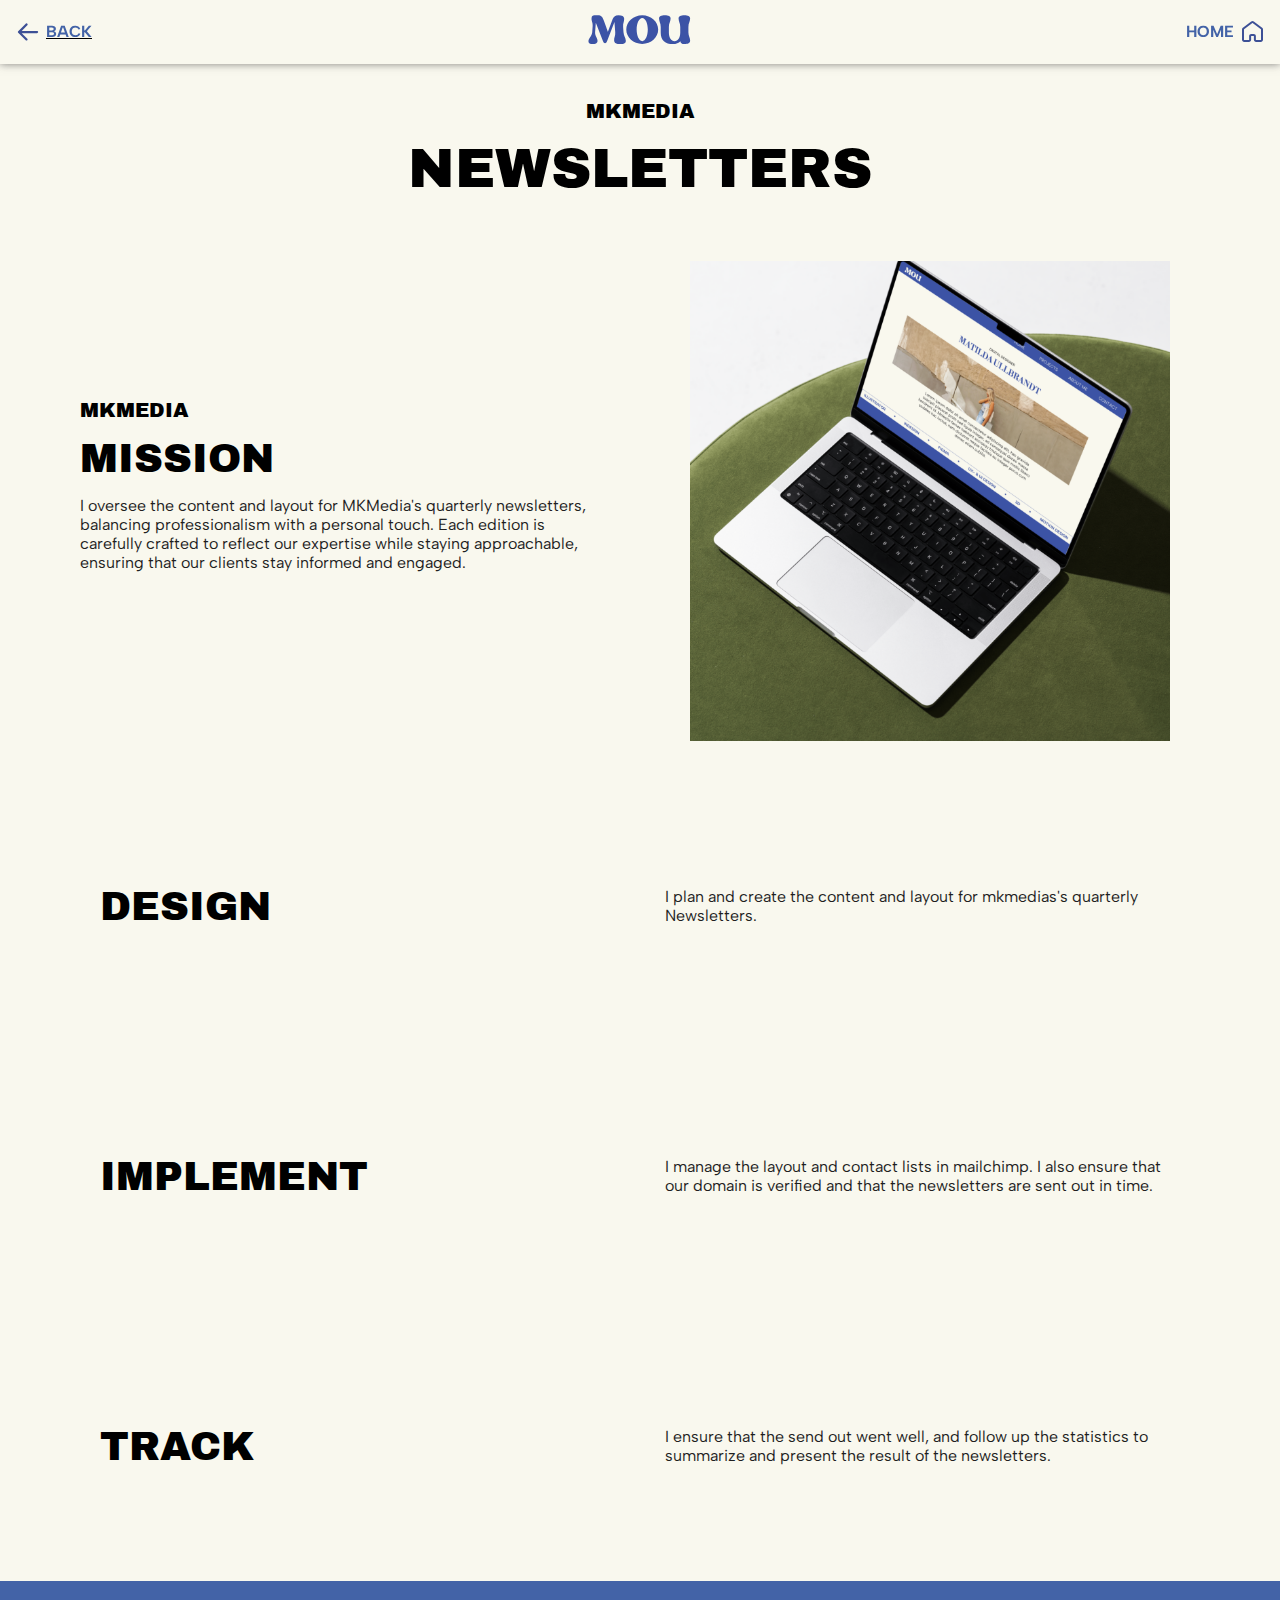
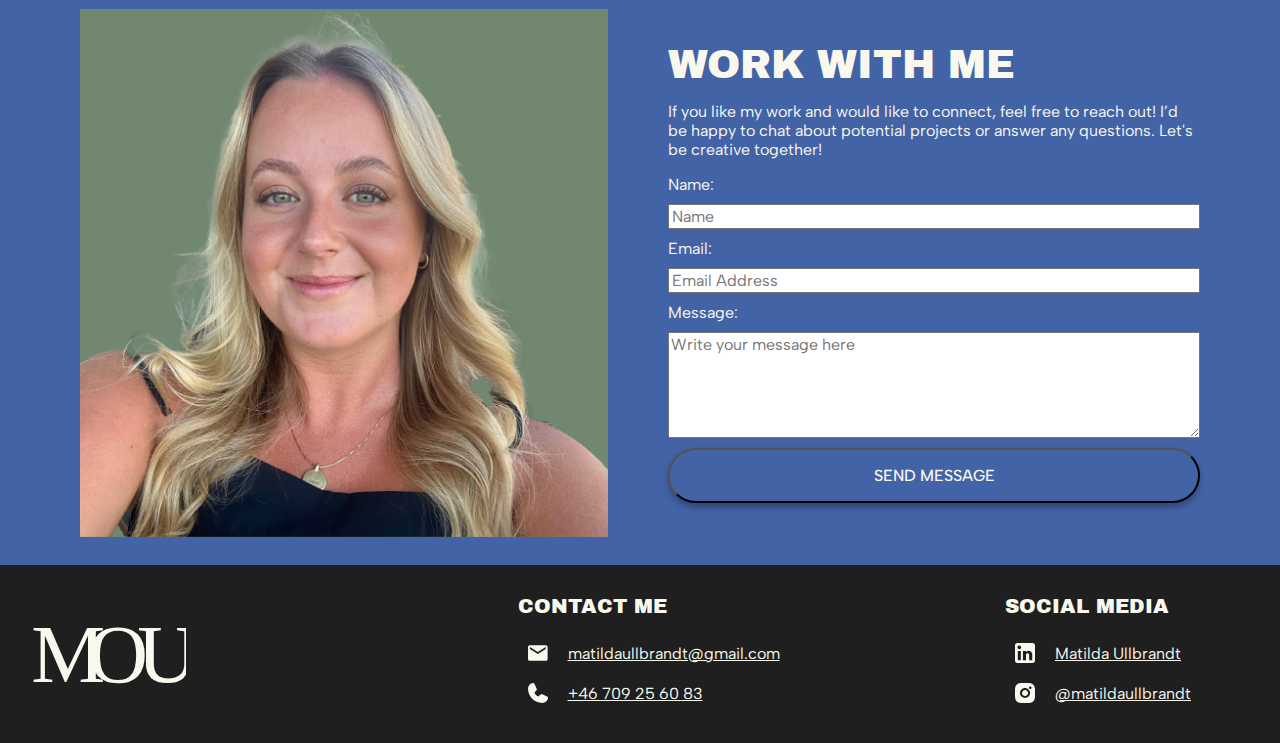
<file: project.html>
<!DOCTYPE html>
<html>
  <head>
    <meta charset="UTF-8" />
    <meta name="viewport" content="width=device-width, initial-scale=1.0" />
    <title>Matilda Ullbrandt - Portfolio</title>
  </head>
  <body></body>

  <head>
    <link rel="stylesheet" href="styles.css" />
    <link
      href="https://fonts.googleapis.com/css2?family=Albert+Sans:wght@400;500&family=Archivo+Black&display=swap"
      rel="stylesheet"
    />
  </head>

  <header class="menu">
    <a onclick="history.go(-1)" class="back-button">
      <img src="assets/arrow-left.svg" alt="BACK" />
      <p style="color: #4363a7; font-weight: bold">BACK</p>
    </a>
    <a href="index.html" class="home-button">
      <p style="color: #4363a7; font-weight: bold">HOME</p>
      <img src="assets/home-button.svg" alt="HOME" />
    </a>
    <a href="index.html">
      <img class="logo" src="assets/MOU - logo.svg" alt="Logo" />
    </a>
  </header>

  <section class="title-section">
    <h2>mkmedia</h2>
    <h1>newsletters</h1>
  </section>

  <section class="content-section-right">
    <div class="about-content">
      <h2>mkmedia</h2>
      <h3 style="text-align: left">mission</h3>
      <p style="padding-bottom: 1rem; color: #1f1f1f">
        I oversee the content and layout for MKMedia's quarterly newsletters,
        balancing professionalism with a personal touch. Each edition is
        carefully crafted to reflect our expertise while staying approachable,
        ensuring that our clients stay informed and engaged.
      </p>
    </div>
    <img class="project-image" src="assets/mockups/1.png" alt="Project Image" />
  </section>

  <section class="text-content-section">
    <div class="project-content">
      <h3 style="height: auto">Design</h3>
    </div>
    <div>
      <p style="color: #1f1f1f">
        I plan and create the content and layout for mkmedias's quarterly
        Newsletters.
      </p>
    </div>
  </section>

  <section class="text-content-section">
    <div class="project-content">
      <h3 style="height: auto">Implement</h3>
    </div>
    <div>
      <p style="color: #1f1f1f">
        I manage the layout and contact lists in mailchimp. I also ensure that
        our domain is verified and that the newsletters are sent out in time.
      </p>
    </div>
  </section>

  <section class="text-content-section">
    <div class="project-content">
      <h3 style="height: auto">Track</h3>
    </div>
    <div>
      <p style="color: #1f1f1f">
        I ensure that the send out went well, and follow up the statistics to
        summarize and present the result of the newsletters.
      </p>
    </div>
  </section>

  <section class="content-section-left">
    <img class="profile-image" src="assets/matilda.webp" alt="Profile Image" />
    <div class="about-content" id="About me">
      <h3>Work with me</h3>
      <p>
        If you like my work and would like to connect, feel free to reach out!
        I’d be happy to chat about potential projects or answer any questions.
        Let's be creative together!
      </p>
      <form class="form">
        <label for="name">Name:</label>
        <input type="text" id="name" placeholder="Name" required>

        <label for="email">Email:</label>
        <input type="email" id="email" placeholder="Email Address" required>

        <label for="message">Message:</label>
        <textarea id="message" placeholder="Write your message here" required cols="30" rows="10"></textarea>

        <button type="submit" class="button-primary">
          <a href="project.html" class="button-text" style="color:#f9f8ee;"
            >Send Message</a>
        </button>
      </form>
      </div>
    </div>
  </section>

  <section>
    <div class="footer">
      <div class="wrapper">
        <img class="footer-logo" src="assets/MOU - logo-02.svg" />
      </div>
      <div class="wrapper">
        <h2 style="color: #f9f8ee">CONTACT ME</h2>
        <div class="contact-item">
          <img src="assets/mail.svg" class="icon" alt="Email Icon" />
          <a
            href="mailto:matildaullbrandt@gmail.com"
            style="text-decoration: underline; color: #f9f8ee"
            >matildaullbrandt@gmail.com</a
          >
        </div>
        <div class="contact-item">
          <img src="assets/phone.svg" class="icon" alt="Phone Icon" />
          <a
            href="tel:+46709256083"
            style="text-decoration: underline; color: #f9f8ee"
            >+46 709 25 60 83</a
          >
        </div>
      </div>
      <div class="wrapper">
        <h2 style="color: #f9f8ee">SOCIAL MEDIA</h2>
        <div class="contact-item">
          <img src="assets/linkedin.svg" class="icon" alt="linkedin Icon" />
          <a
            href="https://www.linkedin.com/in/matilda-ullbrandt-57b48b1bb/"
            style="text-decoration: underline; color: #f9f8ee"
            >Matilda Ullbrandt</a
          >
        </div>
        <div class="contact-item">
          <img
            src="assets/instagram.svg"
            class="icon"
            alt="Instagram Icon"
            style="text-decoration: underline; color: #f9f8ee"
          />
          <a
            href="https://www.instagram.com/matildaulllbrandt/"
            style="text-decoration: underline; color: #f9f8ee"
            >@matildaullbrandt</a
          >
        </div>
      </div>
    </div>
  </section>
</html>
</file>
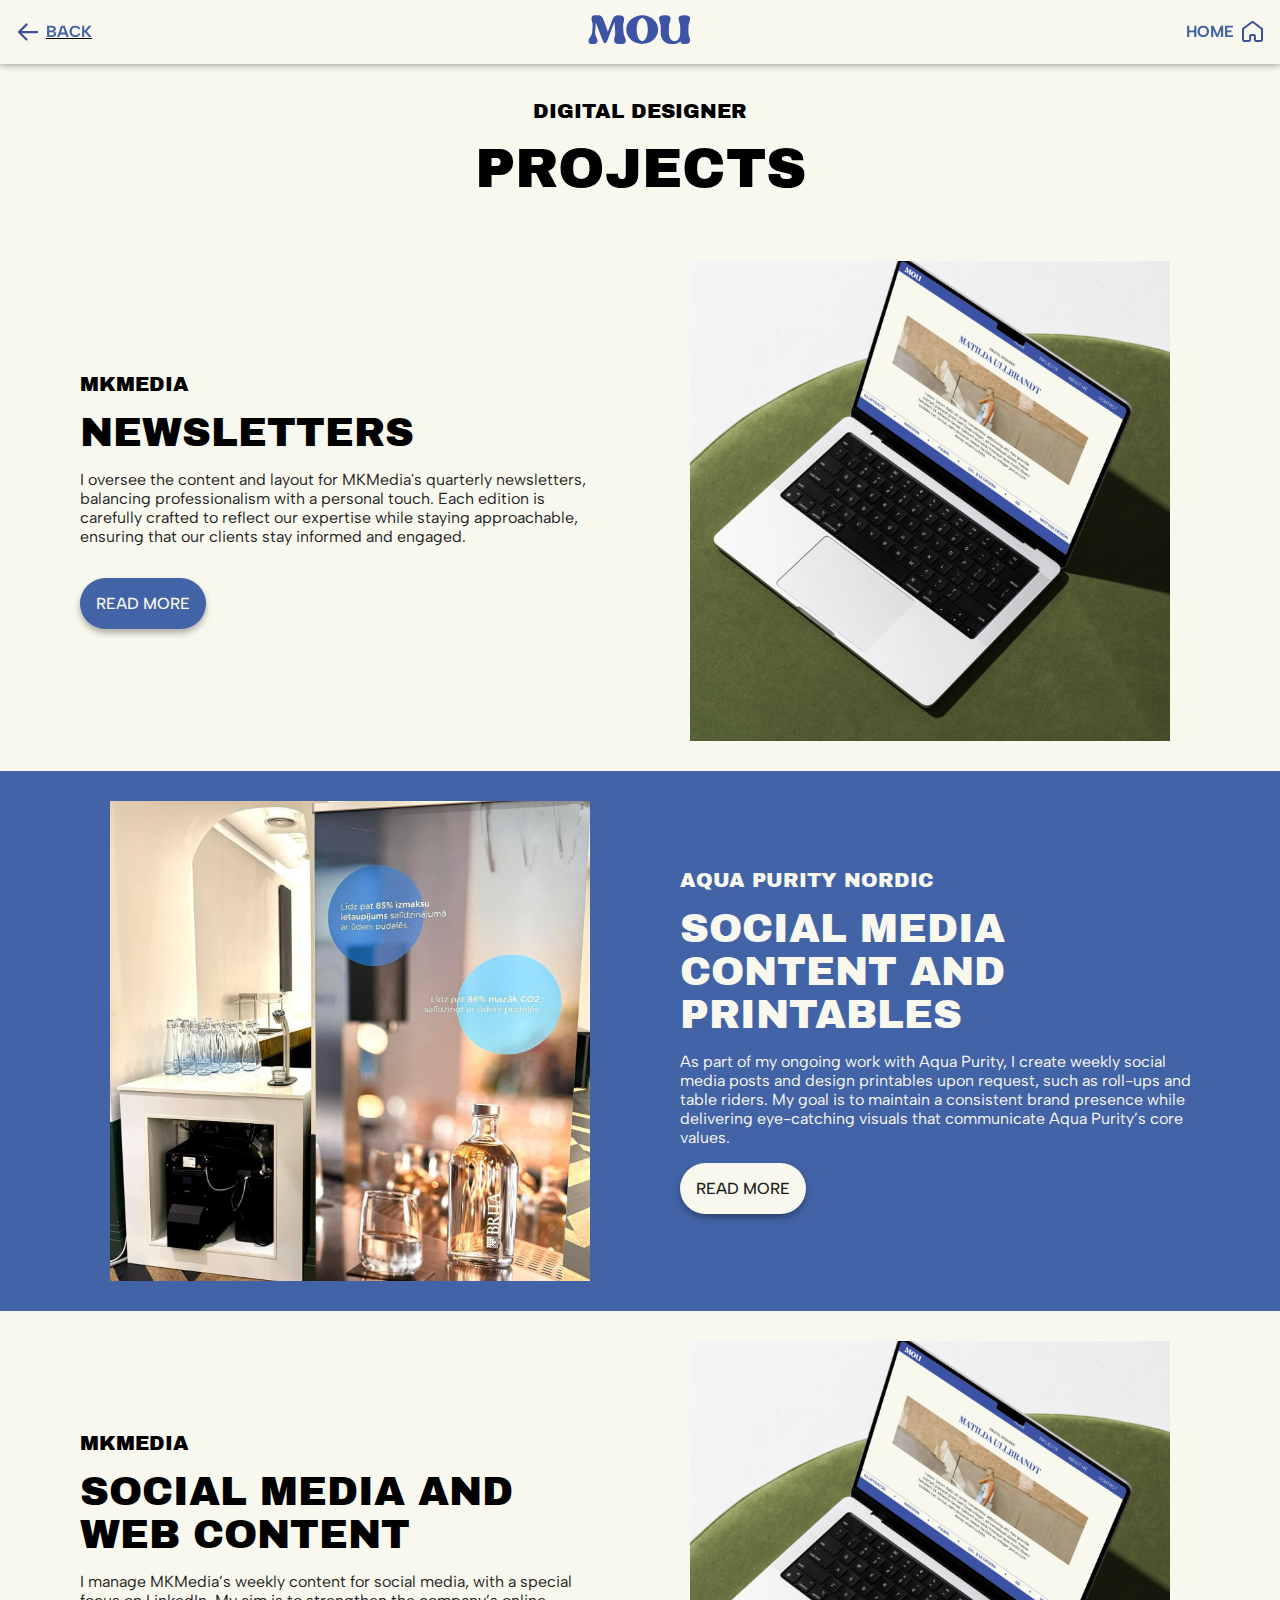
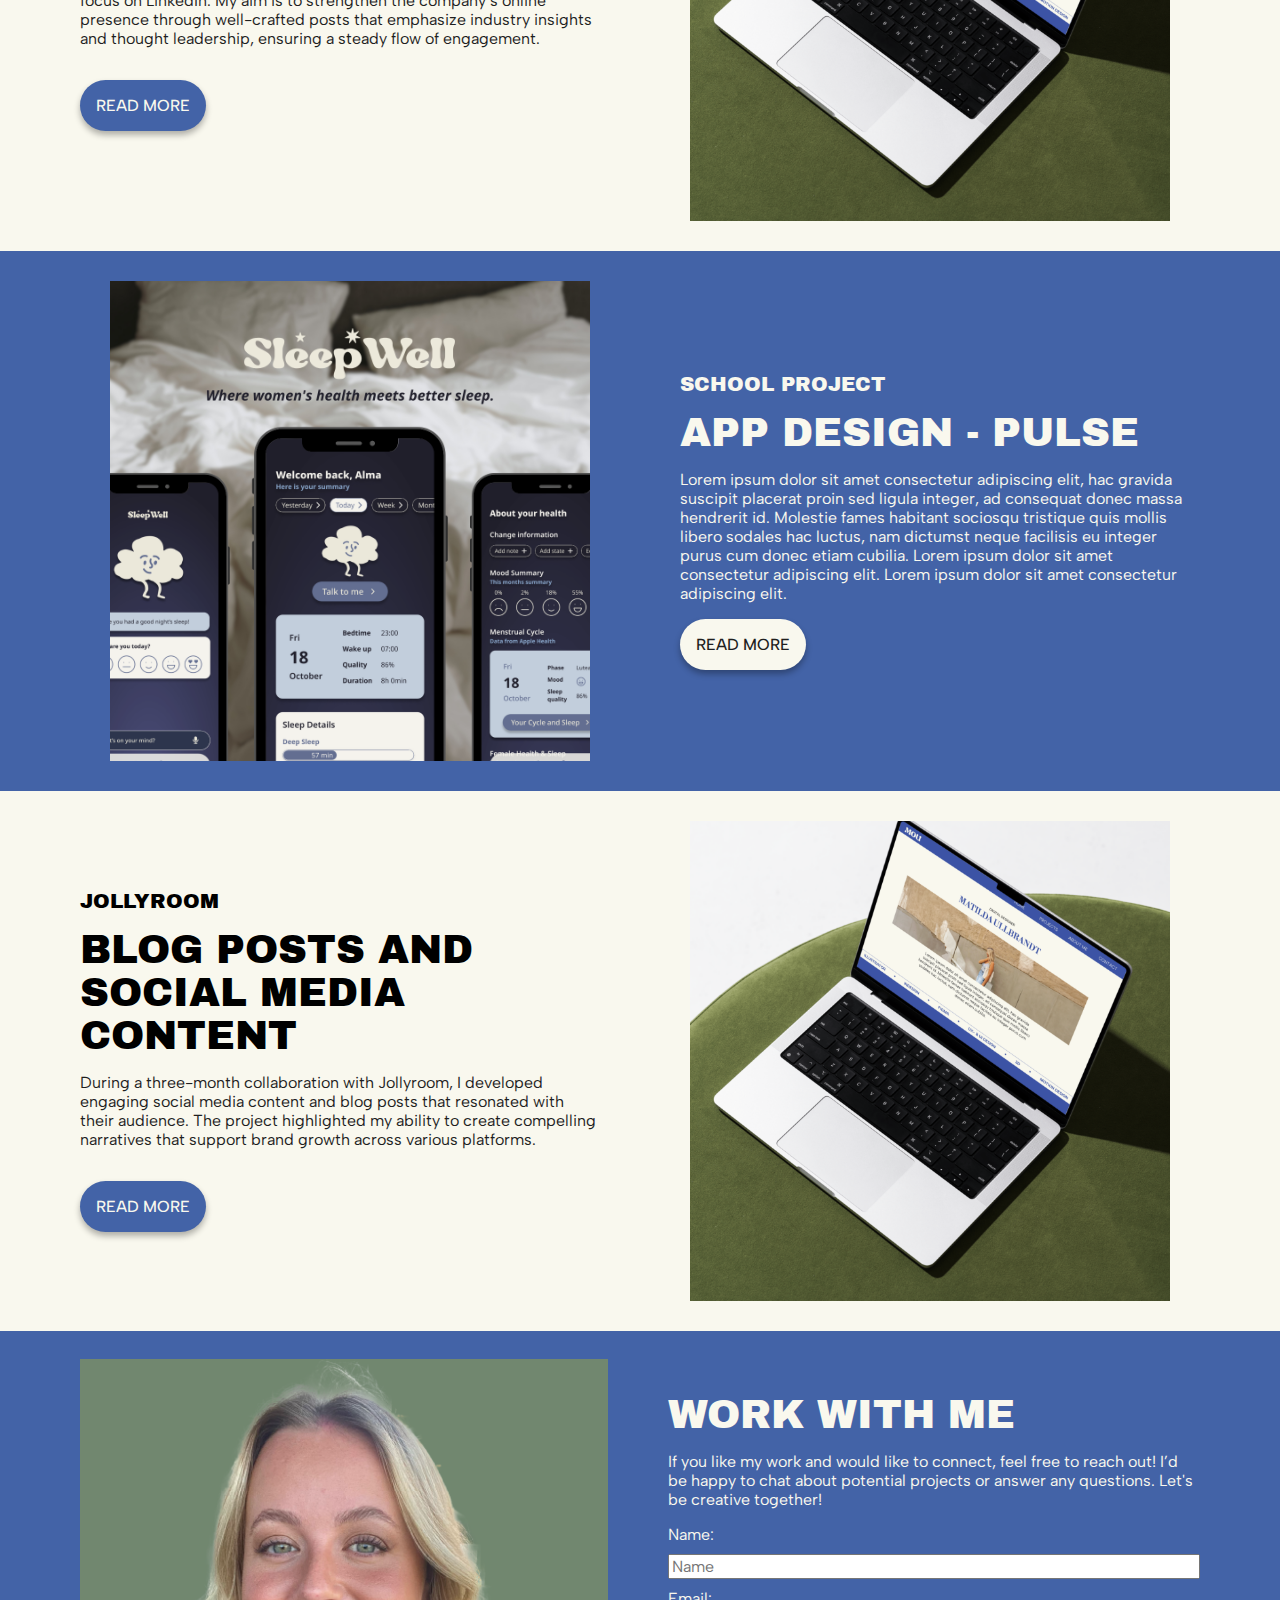
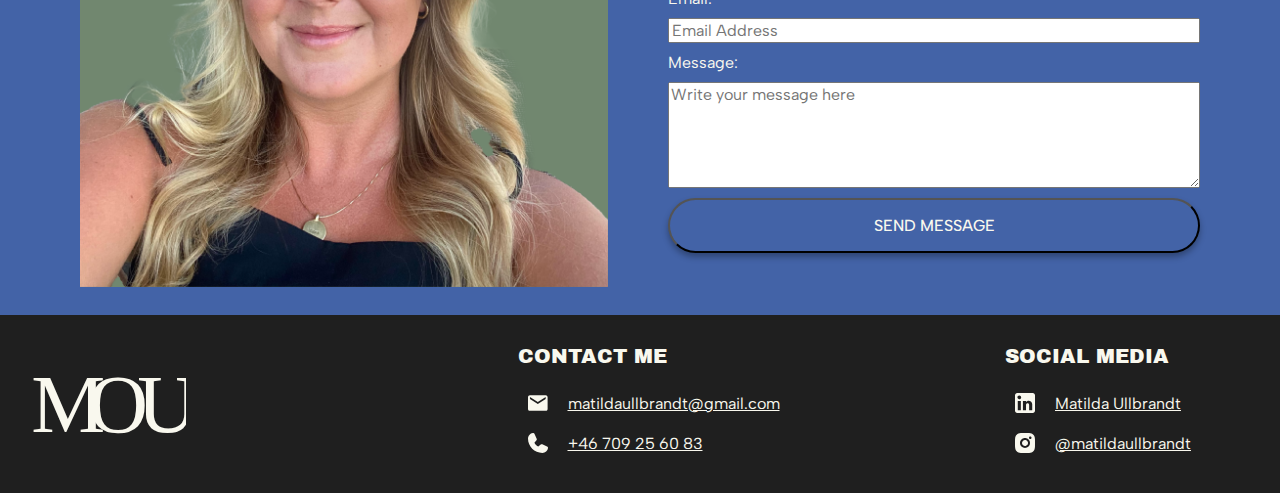
<file: projects.html>
<!DOCTYPE html>
<html>
  <head>
    <meta charset="UTF-8" />
    <meta name="viewport" content="width=device-width, initial-scale=1.0" />
    <title>Matilda Ullbrandt - Portfolio</title>
  </head>
  <body></body>

  <head>
    <link
      rel="stylesheet"
      href="styles.css"
    />
    <link
      href="https://fonts.googleapis.com/css2?family=Albert+Sans:wght@400;500&family=Archivo+Black&display=swap"
      rel="stylesheet"
    />
  </head>

  <header class="menu">
    <a onclick="history.go(-1)" class="back-button">
      <img src="assets/arrow-left.svg" alt="BACK">
      <p style="color: #4363a7; font-weight: bold;">BACK</p>
    </a>
    <a href="index.html" class="home-button">
      <p style="color: #4363a7; font-weight: bold">HOME</p>
      <img src="assets/home-button.svg" alt="HOME" />
    </a>
    <a href="index.html">
      <img
      class="logo"
      src="assets/MOU - logo.svg"
      alt="Logo"
      />
    </a>
  </header>

  <section class="title-section">
    <h2>Digital designer</h2>
    <h1>Projects</h1>
  </section>

  <section class="content-section-right">
    <div class="about-content">
      <h2>mkmedia</h2>
      <h3 style="text-align: left">Newsletters</h3>
      <p style="padding-bottom: 1rem; color: #1f1f1f">
        I oversee the content and layout for MKMedia's quarterly newsletters,
        balancing professionalism with a personal touch. Each edition is
        carefully crafted to reflect our expertise while staying approachable,
        ensuring that our clients stay informed and engaged.
      </p>
      <div class="button-primary">
        <a href="project.html" class="button-text" style="color: #f9f8ee"
          >Read more</a
        >
        <div class="arrow-right"></div>
      </div>
    </div>
    <img
      class="project-image"
      src="assets/mockups/1.png"
      alt="Project Image"
    />
  </section>

  <section class="content-section-left">
    <img
      class="project-image"
      src="assets/Aqua_Purity_Roll-up_1438x1587.JPG"
      alt="Project Image"
    />
    <div class="about-content">
      <h2>Aqua Purity Nordic</h2>
      <h3>Social media content and printables</h3>
      <p>
        As part of my ongoing work with Aqua Purity, I create weekly social
        media posts and design printables upon request, such as roll-ups and
        table riders. My goal is to maintain a consistent brand presence while
        delivering eye-catching visuals that communicate Aqua Purity’s core
        values.
      </p>
      <div class="button-secondary">
        <a href="project.html" class="button-text" style="color: #1f1f1f"
          >Read more</a
        >
      </div>
    </div>
  </section>

  <section class="content-section-right">
    <div class="about-content">
      <h2>mkmedia</h2>
      <h3 style="text-align: left">Social media and web content</h3>
      <p style="padding-bottom: 1rem; color: #1f1f1f">
        I manage MKMedia’s weekly content for social media, with a special focus
        on LinkedIn. My aim is to strengthen the company’s online presence
        through well-crafted posts that emphasize industry insights and thought
        leadership, ensuring a steady flow of engagement.
      </å>
      <div class="button-primary">
        <a href="project.html" class="button-text" style="color: #f9f8ee"
          >Read more</a
        >
      </div>
    </div>
    <img
      class="project-image"
      src="assets/mockups/1.png"
      alt="Project Image"
    />
  </section>

  <section class="content-section-left">
    <img
      class="project-image"
      src="assets/SleepWell_instagram_post_1080x1080.png"
      alt="Project Image"
    />
    <div class="about-content">
      <h2>School Project</h2>
      <h3 style="text-align: left">App design - Pulse</h3>
      <p>
        Lorem ipsum dolor sit amet consectetur adipiscing elit, hac gravida
        suscipit placerat proin sed ligula integer, ad consequat donec massa
        hendrerit id. Molestie fames habitant sociosqu tristique quis mollis
        libero sodales hac luctus, nam dictumst neque facilisis eu integer purus
        cum donec etiam cubilia. Lorem ipsum dolor sit amet consectetur
        adipiscing elit. Lorem ipsum dolor sit amet consectetur adipiscing elit.
      </p>
      <div class="button-secondary">
        <a href="project.html" class="button-text" style="color: #1f1f1f"
          >Read more</a
        >
      </div>
    </div>
  </section>

  <section class="content-section-right">
    <div class="about-content">
      <h2>Jollyroom</h2>
      <h3 style="text-align: left">Blog posts and social media content</h3>
      <p style="padding-bottom: 1rem; color: #1f1f1f">
        During a three-month collaboration with Jollyroom, I developed engaging
        social media content and blog posts that resonated with their audience.
        The project highlighted my ability to create compelling narratives that
        support brand growth across various platforms.
      </p>
      <div class="button-primary">
        <a href="project.html" class="button-text" style="color: #f9f8ee"
          >Read more</a
        >
        <div class="arrow-right"></div>
      </div>
    </div>
    <img
      class="project-image"
      src="assets/mockups/1.png"
      alt="Project Image"
    />
  </section>

  <section class="content-section-left">
    <img class="profile-image" src="assets/matilda.webp" alt="Profile Image" />
    <div class="about-content" id="About me">
      <h3>Work with me</h3>
      <p>
        If you like my work and would like to connect, feel free to reach out!
        I’d be happy to chat about potential projects or answer any questions.
        Let's be creative together!
      </p>
      <form class="form">
        <label for="name">Name:</label>
        <input type="text" id="name" placeholder="Name" required>

        <label for="email">Email:</label>
        <input type="email" id="email" placeholder="Email Address" required>

        <label for="message">Message:</label>
        <textarea id="message" placeholder="Write your message here" required cols="30" rows="10"></textarea>

        <button type="submit" class="button-primary">
          <a href="project.html" class="button-text" style="color:#f9f8ee;"
            >Send Message</a>
        </button>
      </form>
      </div>
    </div>
  </section>

  <section>
    <div class="footer">
      <div class="wrapper">
        <img
          class="footer-logo"
          src="assets/MOU - logo-02.svg"
        />
      </div>
      <div class="wrapper">
        <h2 style="color: #f9f8ee">CONTACT ME</h2>
        <div class="contact-item">
          <img
            src="assets/mail.svg"
            class="icon"
            alt="Email Icon"
          />
          <a
            href="mailto:matildaullbrandt@gmail.com"
            style="text-decoration: underline; color: #f9f8ee"
            >matildaullbrandt@gmail.com</a
          >
        </div>
        <div class="contact-item">
          <img
            src="assets/phone.svg"
            class="icon"
            alt="Phone Icon"
          />
          <a
            href="tel:+46709256083"
            style="text-decoration: underline; color: #f9f8ee"
            >+46 709 25 60 83</a
          >
        </div>
      </div>
      <div class="wrapper">
        <h2 style="color: #f9f8ee">SOCIAL MEDIA</h2>
        <div class="contact-item">
          <img
            src="assets/linkedin.svg"
            class="icon"
            alt="linkedin Icon"
          />
          <a
            href="https://www.linkedin.com/in/matilda-ullbrandt-57b48b1bb/"
            style="text-decoration: underline; color: #f9f8ee"
            >Matilda Ullbrandt</a
          >
        </div>
        <div class="contact-item">
          <img
            src="assets/instagram.svg"
            class="icon"
            alt="Instagram Icon"
            style="text-decoration: underline; color: #f9f8ee"
          />
          <a
            href="https://www.instagram.com/matildaulllbrandt/"
            style="text-decoration: underline; color: #f9f8ee"
            >@matildaullbrandt</a
          >
        </div>
      </div>
    </div>
  </section>
</html>
</file>
<file: styles.css>
/* Global Styles */
html,
body,
section {
  margin: 0;
  padding: 0;
  width: 100%;
  scroll-behavior: smooth;
  background: #f9f8ee;
  box-sizing: Border-box;
}

/* Typography */
h1,
h2,
h3 {
  font-weight: 400;
  word-wrap: break-word;
  font-family: "Archivo Black", sans-serif;
  text-transform: uppercase;
  margin: 0;
}

h1 {
  font-size: 3.5rem;
}

h2 {
  font-size: 1.25rem;
  padding-bottom: 1rem;
}

h3 {
  text-align: left;
  font-size: 2.5rem;
}

p {
  font-family: "Albert Sans", sans-serif;
  font-weight: 400;
  font-size: 1rem;
}

a {
  font-family: "Albert Sans", sans-serif;
  font-weight: 400;
  font-size: 1rem;
  text-decoration: underline;
}

.button-text {
  width: 100%;
  text-transform: uppercase;
  margin: 0;
  text-align: center;
  font-family: "Albert Sans", sans-serif;
  font-weight: 500;
  font-size: 1rem;
  text-transform: uppercase;
  text-decoration: none;
}

.text-header {
  width: 700px;
  font-family: "Albert Sans", sans-serif;
  color: #1f1f1f;
  font-size: 1.25rem;
  margin: 0;
  word-wrap: break-word;
  font-weight: 400;
  text-align: center;
}

/* Buttons */
.button-primary {
  width: auto;
  height: auto;
  padding: 1rem;
  background-color: #4363a7;
  color: #f9f8ee;
  border-radius: 40px;
  display: inline-flex;
  justify-content: center;
  align-items: center;
  cursor: pointer;
  box-shadow: 0 4px 6px rgba(0, 0, 0, 0.3);
}

.button-secondary {
  width: auto;
  height: auto;
  padding: 1rem;
  background-color: #f9f8ee;
  color: #1f1f1f;
  border-radius: 40px;
  display: inline-flex;
  justify-content: center;
  align-items: center;
  cursor: pointer;
  box-shadow: 0 4px 6px rgba(0, 0, 0, 0.3);
}

.button-primary:hover {
  transform: scale(1.05);
}

.button-secondary:hover {
  transform: scale(1.05);
}

/* Custom Button */
.button-container {
  display: flex;
  width: 100%;
  justify-content: space-evenly;
  align-items: center;
}

/* Buttons */
.custom-button {
  flex: 1 1 auto;
  font-family: "Archivo Black", sans-serif;
  color: #1f1f1f;
  text-align: center;
  font-size: 1.5rem;
  font-weight: 600;
  background: #f9f8ee;
  padding: 2rem;
  border: 1px solid #1f1f1f;
  cursor: pointer;
  text-transform: uppercase;
  text-decoration: none;
  white-space: nowrap;
}

.custom-button:hover {
  background: #1f1f1f;
  color: #f9f8ee;
}

/* Menu */
.menu {
  width: 100%;
  display: flex;
  padding: 8px 0px;
  justify-content: center;
  align-items: center;
  box-shadow: 0px 0px 8px 0px rgba(78, 77, 77, 0.7);
  position: fixed;
  top: 0;
  background: #f9f8ee;
}

.logo {
  width: 104px;
  height: 43.61px;
}

.back-button {
  position: absolute;
  left: 0;
  top: 0;
  padding: 0 10px;
  height: 100%;
  display: flex;
  align-items: center;
  justify-content: center;
  cursor: pointer;
  text-decoration: none;
}

.back-button:hover {
  text-decoration: underline;
}

.home-button {
  position: absolute;
  right: 0;
  top: 0;
  padding: 0 10px;
  height: 100%;
  display: flex;
  align-items: center;
  justify-content: center;
  cursor: pointer;
  text-decoration: none;
}

.home-button:hover {
  text-decoration: underline; /* Underline on hover */
}

/* Footer */
.wrapper {
  display: flex;
  width: 245px;
  padding: 30px;
  background: #1f1f1f;
  justify-content: flex-end;
  flex-direction: column;
}

.wrapper > div {
  padding: 10px;
}

.footer {
  width: 100%;
  height: 100%;
  padding-left: 72px, 48px;
  background: #1f1f1f;
  justify-content: space-between;
  align-items: center;
  display: inline-flex;
}

.footer-logo {
  width: 156px;
  height: 65px;
}

.contact-info {
  display: flex;
  flex-direction: column;
  gap: 150px;
  color: #f9f8ee;
  margin-right: 80px;
}

.contact-item {
  display: flex;
  align-items: center;
  gap: 20px;
}

.icon {
  width: 20px;
  height: 20px;
}

/* Title Section*/
.title-section {
  padding: 100px 0px 32px 0px;
  display: flex;
  flex-direction: column;
  justify-content: center;
  text-align: center;
}

/*Center Content Section*/
.center-content-section {
  width: 100%;
  padding-bottom: 64px;
  display: flex;
  flex-direction: column;
  justify-content: flex-start;
  align-items: center;
  gap: 24px;
}

.content-image {
  width: 842px;
  height: 322px;
  object-fit: cover;
  padding: 10px, 0px;
}

/* Content sections */

.content-section-left {
  background-color: #4363a7;
  width: 100%;
  color: #f9f8ee;
  display: flex;
  justify-content: space-between;
  align-items: center;
  align-content: center;
  text-align: left;
  height: 90%;
  padding: 0rem 5rem;
  align-self: stretch;
  gap: 60px;
}

.content-section-right {
  width: 100%;
  display: flex;
  justify-content: space-between;
  align-items: center;
  align-content: center;
  text-align: left;
  height: 90%;
  padding: 0rem 5rem;
  align-self: stretch;
  gap: 60px;
}

.text-content-section {
  display: flex;
  flex-direction: row;
  gap: 50px;
  padding: 100px;
  justify-content: space-between;
  align-items: center;
}

.text-content-section > * {
  flex: 1 1 50%;
}

.profile-image {
  width: 33rem;
  height: 33rem;
  object-fit: cover;
  display: flex;
  aspect-ratio: 1/1;
  padding: 28px 0px;
}

.project-image {
  width: 30rem;
  height: 30rem;
  padding: 30px 30px;
  object-fit: cover;
  display: flex;
  cursor: pointer;
  aspect-ratio: 1/1;
}

.project-image:hover {
  transform: scale(1.05);
}

.about-content {
  display: flex;
  height: auto;
  width: 50%;
  flex-direction: column;
  justify-content: space-between;
  align-items: flex-start;
  gap: 0, 5rem;
}

.project-content {
  display: flex;
  height: auto;
  width: 50%;
  flex-direction: column;
  justify-content: space-between;
  align-items: flex-start;
  gap: 5rem;
}

/* Skill Banner */
.banner {
  width: 99%;
  background: #f9f8ee;
  border: 1px solid #4363a7;
  display: inline-flex;
  justify-content: space-between;
  align-items: center;
}

.skill {
  text-align: center;
  color: #4363a7;
  font-size: 1rem;
  font-weight: 700;
  text-transform: uppercase;
  font-family: "Albert Sans", sans-serif;
}

.dot {
  width: 7px;
  height: 7px;
  background: #4363a7;
  border-radius: 9999px;
}

/* Image Grid */
.image-grid {
  display: grid;
  grid-template-columns: repeat(6, 1fr);
  align-self: stretch;
  margin: 0;
  height: auto;
  gap: 0;
}

.image-grid div {
  height: 214px;
}

.image-banner img {
  width: 100%;
  height: 214px;
  object-fit: cover;
}

/* Form*/
.form {
  flex-direction: column;
  display: flex;
  font-family: "Albert Sans", sans-serif;
  font-weight: 400;
  font-size: 1rem;
  width: 100%;
  gap: 10px;
}

textarea {
  font-family: "Albert Sans", sans-serif;
  font-weight: 400;
  font-size: 1rem;
  height: 100px;
}

input {
  font-family: "Albert Sans", sans-serif;
  font-weight: 400;
  font-size: 1rem;
}

/* For screens smaller than 800px */
@media only screen and (max-width: 800px) {
  html,
  body,
  section {
    margin: 0;
    padding: 0;
    width: 100%;
  }

  .logo {
    width: 78px;
    height: 32.7075px;
  }

  .menu,
  header {
    width: 100%;
    padding: 10px 0px;
  }

  .menu a {
    padding: 0px;
  }

  .home-button,
  .back-button {
    padding: 0px;
  }

  h1 {
    font-size: 2rem;
  }

  h2 {
    font-size: 0.875rem;
  }

  h3 {
    font-size: 1.5rem;
  }

  a {
    font-size: 0.875rem;
  }

  .center-content-section {
    width: 95%;
    padding: 30px;
  }

  .title-section {
    padding: 100px 0px 0px 0px;
  }

  .text-header {
    width: 100%;
    padding: 0 1rem;
    font-size: 1rem;
  }

  .banner {
    display: none;
  }

  .skill {
    font-size: 0.875rem;
  }

  .dot {
    height: 3px;
    width: 3px;
  }

  .footer {
    padding: 0px;
    padding-top: 30px;
    padding-bottom: 30px;
    flex-direction: column;
    align-items: center;
    width: 100%;
  }

  .footer-logo {
    width: 78px;
    height: 32.5px;
  }

  .wrapper {
    padding: 16px;
  }

  .project-image,
  .profile-image {
    width: 100%;
    height: auto;
  }

  .contact-info {
    flex-direction: column;
    align-items: center;
    gap: 5px;
  }

  .text-header {
    font-size: 0.875rem;
  }

  .content-image {
    width: 100%;
    height: auto;
    object-fit: cover;
    padding: 5px, 0px;
  }

  .custom-button {
    font-size: 1rem;
    padding: 1rem;
  }

  .image-grid {
    grid-template-columns: 1fr;
    grid-template-columns: repeat(3, 1fr);
  }

  .content-section-left,
  .content-section-right,
  .about-content {
    flex-direction: column;
    width: 100%;
    height: auto;
    padding: 30px;
    font-size: 0.875rem;
    gap: 0px;
  }

  .text-content-section {
    padding: 20px;
  }

  .button-secondary,
  .button-primary {
    width: auto;
    height: auto;
  }

  .button-text {
    font-size: 0.875rem;
  }

  .image-banner img {
    height: 107px;
    object-fit: cover;
  }

  .image-grid div {
    height: 107px;
  }
}
</file>
